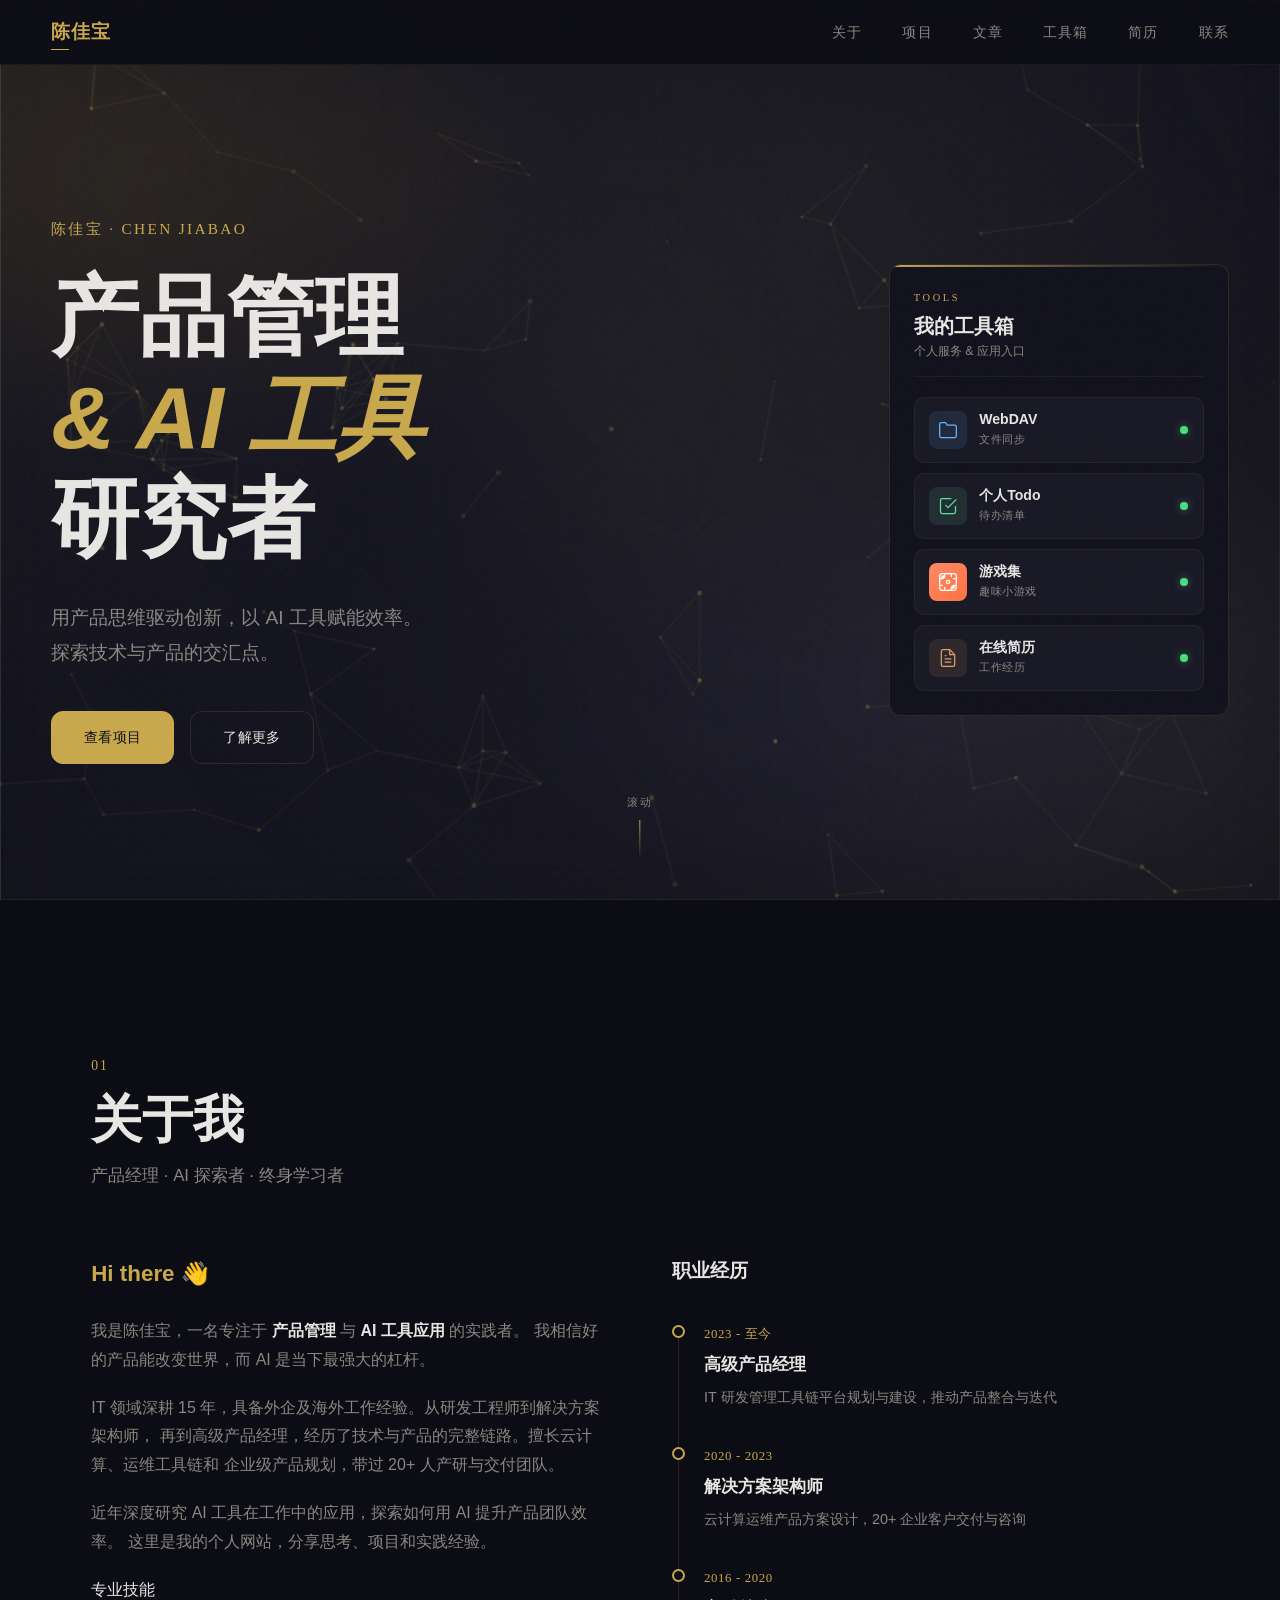
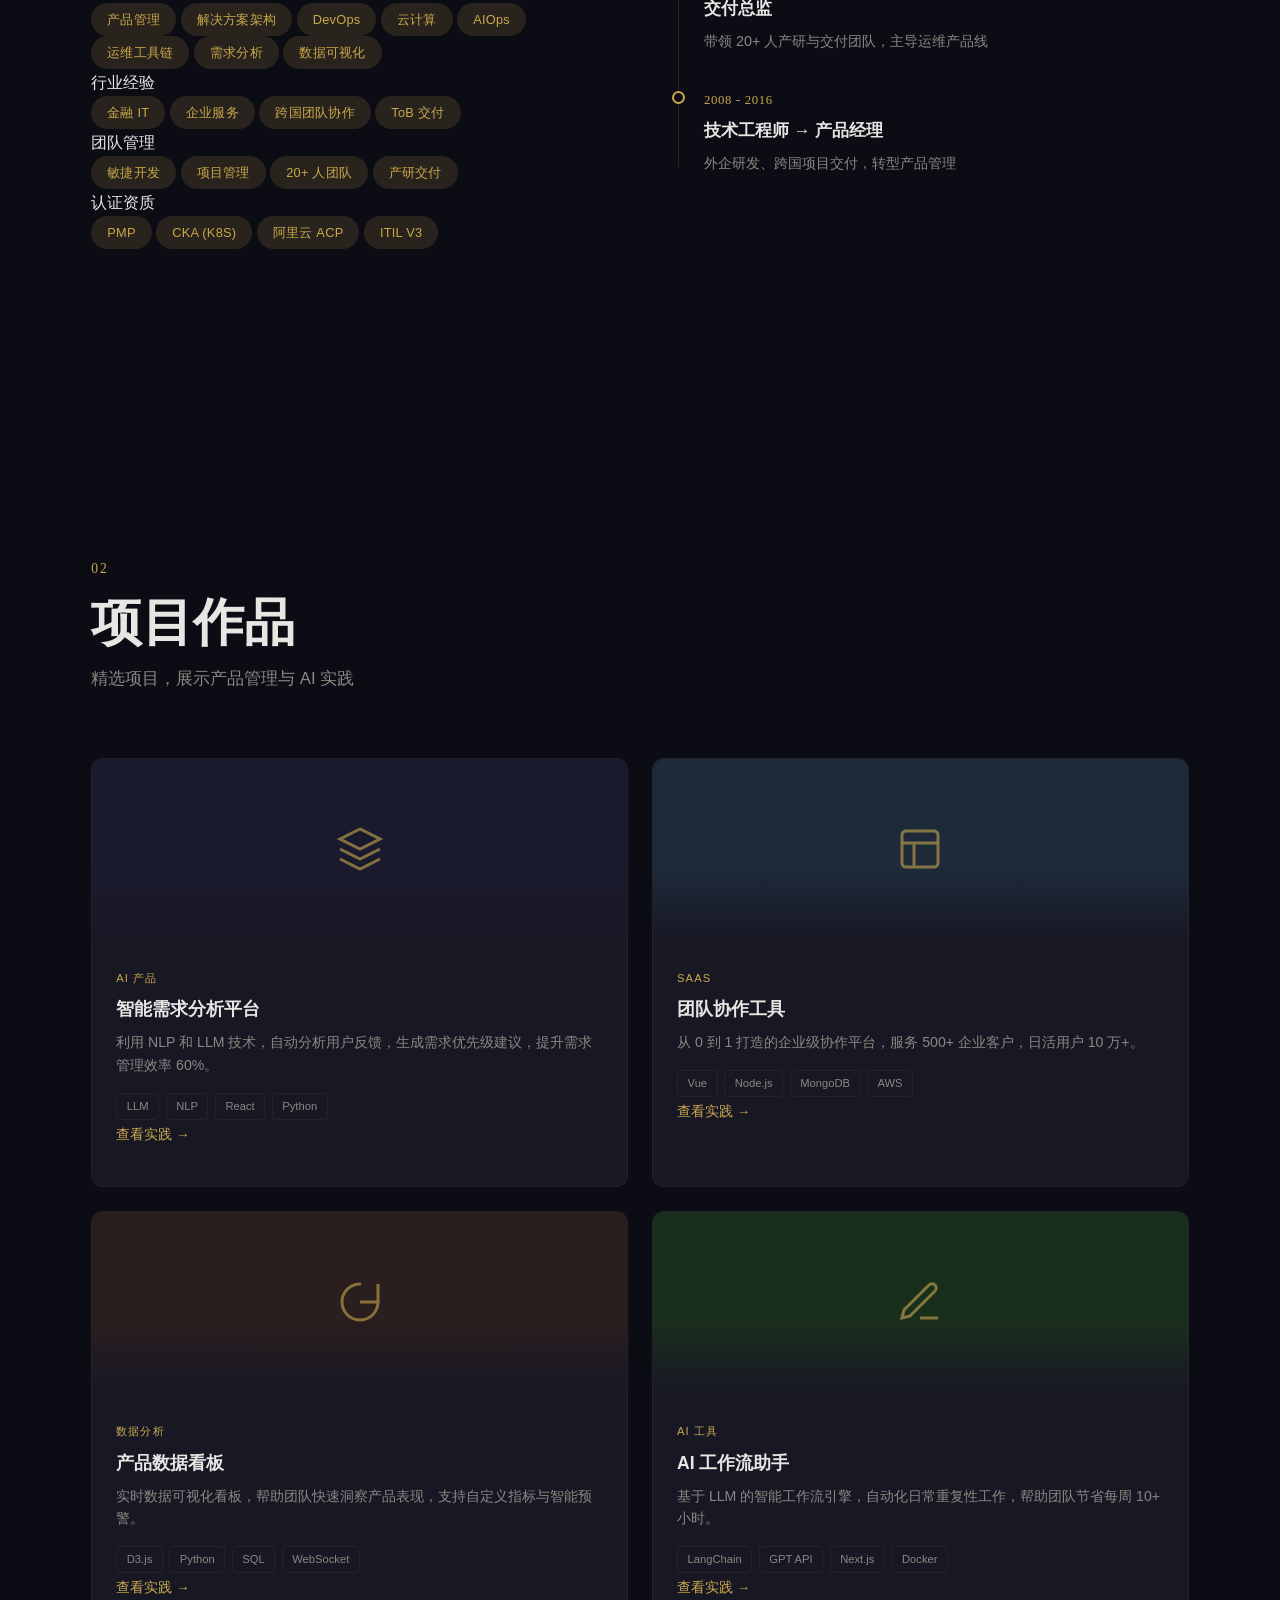
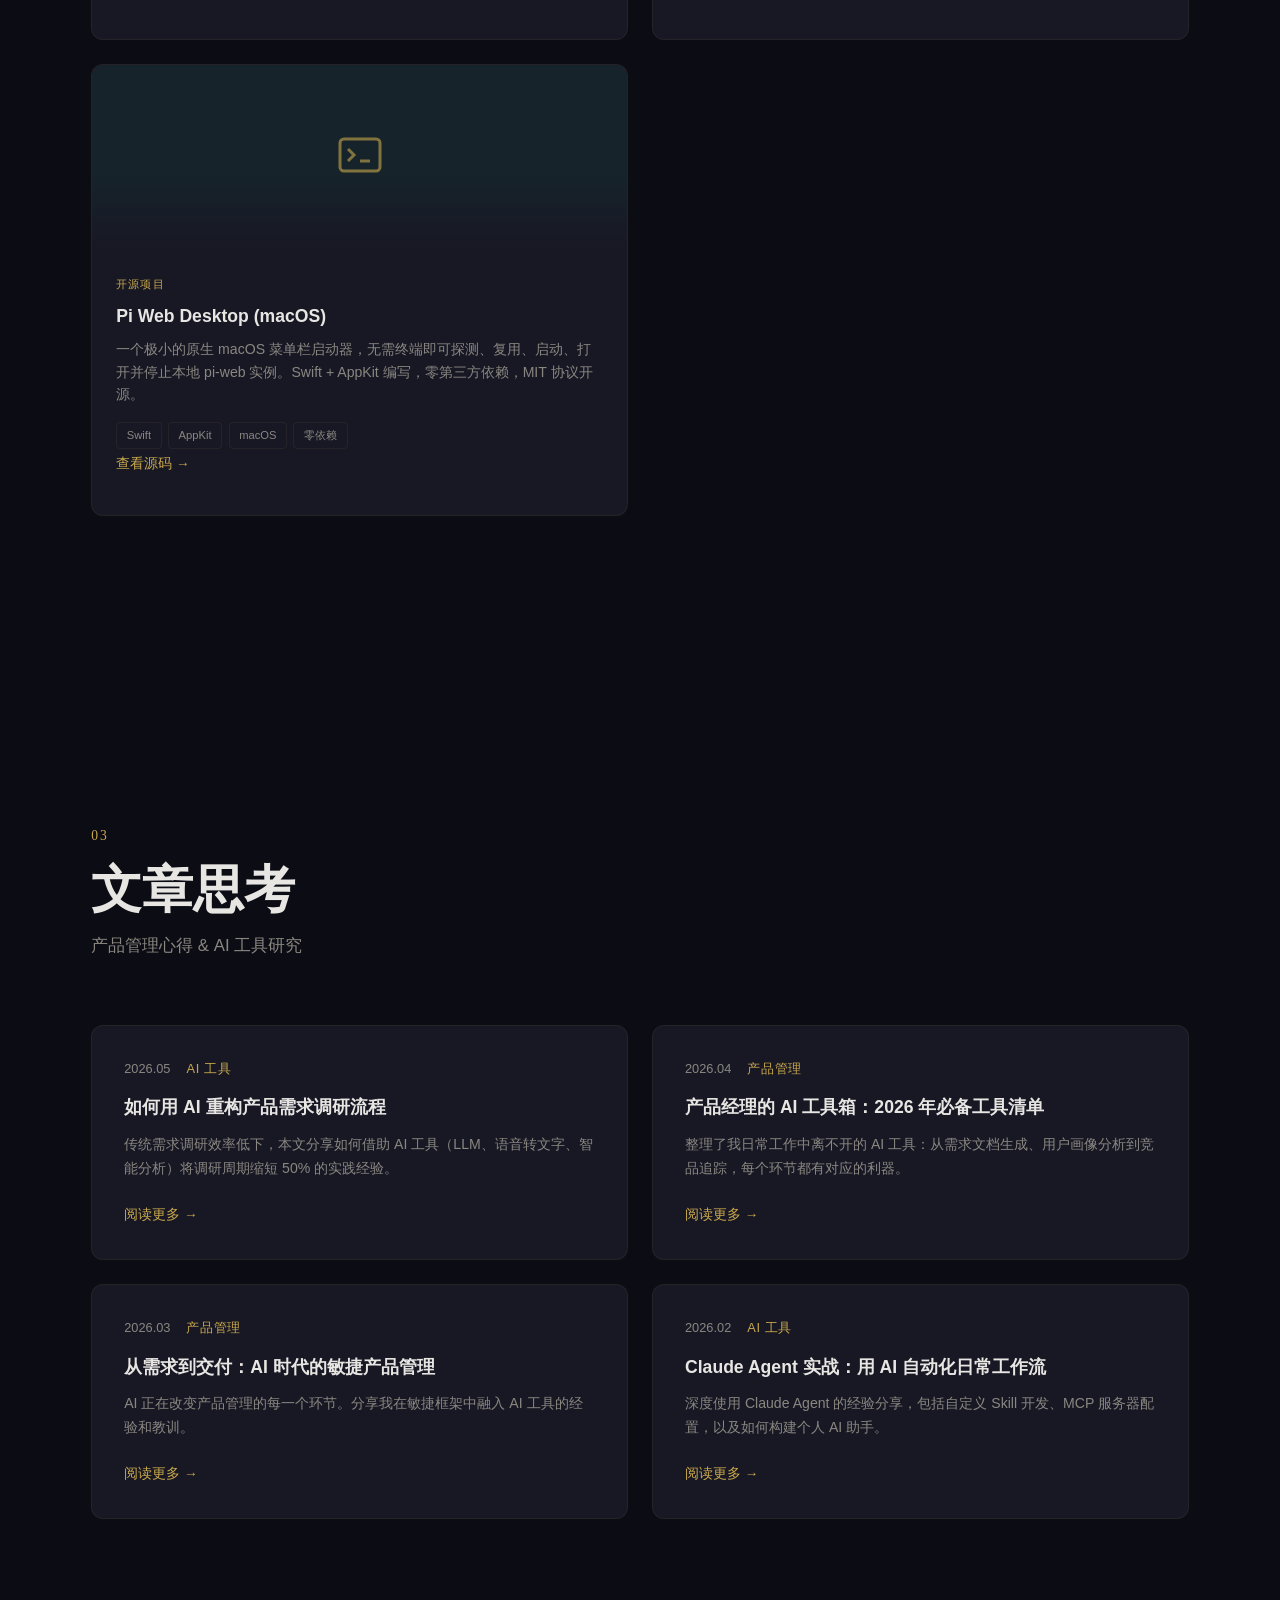
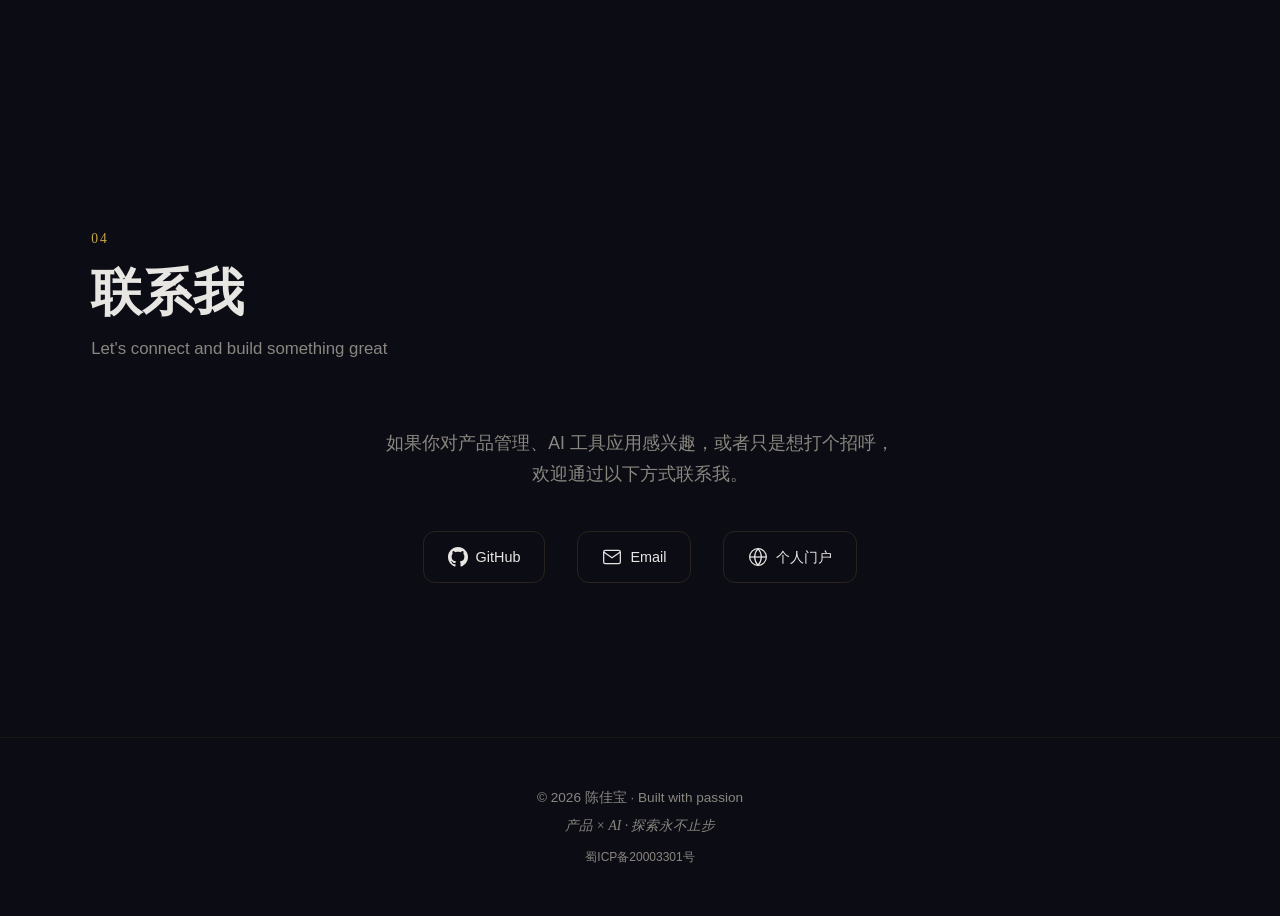
<file: index.html>
<!DOCTYPE html>
<html lang="zh-CN">
<head>
  <meta charset="UTF-8">
  <meta name="viewport" content="width=device-width, initial-scale=1.0">
  <title>陈佳宝 | Chanson</title>
  <meta name="description" content="陈佳宝 - 产品质量 | AI 工具研究者。分享产品管理实践与 AI 工具应用。">
  <meta property="og:title" content="陈佳宝 | Chanson">
  <meta property="og:description" content="产品经理 | AI 工具研究者。分享产品管理实践与 AI 工具应用。">
  <meta property="og:type" content="website">
  <meta property="og:url" content="https://lingxiao916.github.io/">
  <link rel="icon" href="assets/images/chanson.png" type="image/svg+xml">

  <link rel="stylesheet" href="assets/css/style.css">
  <link rel="stylesheet" href="assets/css/tokens.css">
  <noscript>
    <!-- 无 JS 兼底：滚动入场元素直显，内容完整可读（契约 §2.2 渐进增强） -->
    <style>.fade-up { opacity: 1 !important; transform: none !important; }</style>
  </noscript>
</head>
<body>

  <a href="#hero" class="skip-link">跳到主内容</a>

  <!-- ========== NAVIGATION ========== -->
  <nav class="nav" id="nav">
    <div class="nav__inner">
      <a href="#hero" class="nav__logo">陈佳宝</a>
      <ul class="nav__links">
        <li><a href="#about" class="nav__link">关于</a></li>
        <li><a href="#projects" class="nav__link">项目</a></li>
        <li><a href="#articles" class="nav__link">文章</a></li>
        <li><a href="#toolbox" class="nav__link">工具箱</a></li>
        <li><a href="resume.html" class="nav__link">简历</a></li>
<!--        <li><a href="games.html" class="nav__link">🎮 游戏集</a></li>-->
        <li><a href="#contact" class="nav__link">联系</a></li>
      </ul>
      <button class="nav__toggle" aria-label="切换菜单">
        <span></span><span></span><span></span>
      </button>
    </div>
  </nav>

  <!-- ========== HERO ========== -->
  <section class="hero" id="hero">
    <div class="hero__bg"></div>
    <div class="hero__glass" aria-hidden="true"></div>
    <canvas class="hero__canvas" id="heroCanvas" aria-hidden="true"></canvas>
    <div class="hero__content">
      <div class="hero__main">
        <p class="hero__label reveal">陈佳宝 · CHEN JIABAO</p>
        <h1 class="hero__title reveal">
          <span class="hero__title-line">产品管理</span>
          <span class="hero__title-line hero__title-line--accent">&amp; AI 工具</span>
          <span class="hero__title-line">研究者</span>
        </h1>
        <p class="hero__sub reveal">
          用产品思维驱动创新，以 AI 工具赋能效率。<br>
          探索技术与产品的交汇点。
        </p>
        <div class="hero__actions reveal">
          <a href="#projects" class="btn btn--primary">查看项目</a>
          <a href="#about" class="btn btn--outline">了解更多</a>
        </div>
      </div>

      <div class="hero__toolbox" id="toolbox">
        <div class="toolbox-panel">
          <div class="toolbox-panel__header">
            <span class="toolbox-panel__label">TOOLS</span>
            <h3 class="toolbox-panel__title">我的工具箱</h3>
            <p class="toolbox-panel__desc">个人服务 &amp; 应用入口</p>
          </div>
          <div class="toolbox-panel__grid">
            <a href="/webdav" target="_blank" rel="noopener" class="tool-card">
              <div class="tool-card__icon tool-card__icon--webdav">
                <svg viewBox="0 0 24 24" fill="none" stroke="currentColor" stroke-width="1.5">
                  <path d="M22 19a2 2 0 01-2 2H4a2 2 0 01-2-2V5a2 2 0 012-2h5l2 3h9a2 2 0 012 2z"/>
                </svg>
              </div>
              <div class="tool-card__info">
                <span class="tool-card__name">WebDAV</span>
                <span class="tool-card__tag">文件同步</span>
              </div>
              <div class="tool-card__status tool-card__status--online"></div>
            </a>

            <a href="https://todo.bestxiao.asia" target="_blank" rel="noopener" class="tool-card">
              <div class="tool-card__icon tool-card__icon--todo">
                <svg viewBox="0 0 24 24" fill="none" stroke="currentColor" stroke-width="1.5">
                  <path d="M9 11l3 3L22 4"/><path d="M21 12v7a2 2 0 01-2 2H5a2 2 0 01-2-2V5a2 2 0 012-2h11"/>
                </svg>
              </div>
              <div class="tool-card__info">
                <span class="tool-card__name">个人Todo</span>
                <span class="tool-card__tag">待办清单</span>
              </div>
              <div class="tool-card__status tool-card__status--online"></div>
            </a>

            <a href="games.html" target="_blank" rel="noopener" class="tool-card">
              <div class="tool-card__icon tool-card__icon--maze" style="background:linear-gradient(135deg,#FF8A65,#FF7043);color:#fff;">
                <svg viewBox="0 0 24 24" fill="none" stroke="currentColor" stroke-width="1.5">
                  <rect x="2" y="2" width="20" height="20" rx="3"/><path d="M8 2v4M16 2v4M2 8h4M2 16h4M18 8h4M18 16h4M8 22v-4M16 22v-4"/><circle cx="12" cy="12" r="2"/><circle cx="6" cy="6" r="1.5" fill="currentColor"/><circle cx="18" cy="18" r="1.5" fill="currentColor"/>
                </svg>
              </div>
              <div class="tool-card__info">
                <span class="tool-card__name">游戏集</span>
                <span class="tool-card__tag">趣味小游戏</span>
              </div>
              <div class="tool-card__status tool-card__status--online"></div>
            </a>

            <a href="resume.html" rel="noopener" class="tool-card">
              <div class="tool-card__icon tool-card__icon--notes">
                <svg viewBox="0 0 24 24" fill="none" stroke="currentColor" stroke-width="1.5">
                  <path d="M14 2H6a2 2 0 00-2 2v16a2 2 0 002 2h12a2 2 0 002-2V8z"/><polyline points="14 2 14 8 20 8"/><line x1="16" y1="13" x2="8" y2="13"/><line x1="16" y1="17" x2="8" y2="17"/><polyline points="10 9 9 9 8 9"/>
                </svg>
              </div>
              <div class="tool-card__info">
                <span class="tool-card__name">在线简历</span>
                <span class="tool-card__tag">工作经历</span>
              </div>
              <div class="tool-card__status tool-card__status--online"></div>
            </a>
          </div>
        </div>
      </div>

    </div>
    <div class="hero__scroll" aria-hidden="true">
      <span>滚动</span>
      <div class="hero__scroll-line"></div>
    </div>
  </section>

  <!-- ========== ABOUT ========== -->
  <section class="section about" id="about">
    <div class="section__header">
      <span class="section__number">01</span>
      <h2 class="section__title">关于我</h2>
      <p class="section__desc">产品经理 · AI 探索者 · 终身学习者</p>
    </div>

    <div class="about__grid">
      <div class="about__bio fade-up">
        <h3 class="about__bio-title">Hi there 👋</h3>
        <p>
          我是陈佳宝，一名专注于 <strong>产品管理</strong> 与 <strong>AI 工具应用</strong> 的实践者。
          我相信好的产品能改变世界，而 AI 是当下最强大的杠杆。
        </p>
        <p>
          IT 领域深耕 15 年，具备外企及海外工作经验。从研发工程师到解决方案架构师，
          再到高级产品经理，经历了技术与产品的完整链路。擅长云计算、运维工具链和
          企业级产品规划，带过 20+ 人产研与交付团队。
        </p>
        <p>
          近年深度研究 AI 工具在工作中的应用，探索如何用 AI 提升产品团队效率。
          这里是我的个人网站，分享思考、项目和实践经验。
        </p>
        <div class="about__tag-groups">
          <div class="tag-group">
            <span class="tag-group__label">专业技能</span>
            <div class="tag-group__items">
              <span class="tag">产品管理</span>
              <span class="tag">解决方案架构</span>
              <span class="tag">DevOps</span>
              <span class="tag">云计算</span>
              <span class="tag">AIOps</span>
              <span class="tag">运维工具链</span>
              <span class="tag">需求分析</span>
              <span class="tag">数据可视化</span>
            </div>
          </div>
          <div class="tag-group">
            <span class="tag-group__label">行业经验</span>
            <div class="tag-group__items">
              <span class="tag">金融 IT</span>
              <span class="tag">企业服务</span>
              <span class="tag">跨国团队协作</span>
              <span class="tag">ToB 交付</span>
            </div>
          </div>
          <div class="tag-group">
            <span class="tag-group__label">团队管理</span>
            <div class="tag-group__items">
              <span class="tag">敏捷开发</span>
              <span class="tag">项目管理</span>
              <span class="tag">20+ 人团队</span>
              <span class="tag">产研交付</span>
            </div>
          </div>
          <div class="tag-group">
            <span class="tag-group__label">认证资质</span>
            <div class="tag-group__items">
              <span class="tag tag--cert">PMP</span>
              <span class="tag tag--cert">CKA (K8S)</span>
              <span class="tag tag--cert">阿里云 ACP</span>
              <span class="tag tag--cert">ITIL V3</span>
            </div>
          </div>
        </div>
      </div>

      <div class="about__timeline fade-up">
        <h3 class="about__timeline-title">职业经历</h3>
        <div class="timeline">
          <div class="timeline__item">
            <div class="timeline__dot"></div>
            <div class="timeline__content">
              <span class="timeline__year">2023 - 至今</span>
              <h4>高级产品经理</h4>
              <p>IT 研发管理工具链平台规划与建设，推动产品整合与迭代</p>
            </div>
          </div>
          <div class="timeline__item">
            <div class="timeline__dot"></div>
            <div class="timeline__content">
              <span class="timeline__year">2020 - 2023</span>
              <h4>解决方案架构师</h4>
              <p>云计算运维产品方案设计，20+ 企业客户交付与咨询</p>
            </div>
          </div>
          <div class="timeline__item">
            <div class="timeline__dot"></div>
            <div class="timeline__content">
              <span class="timeline__year">2016 - 2020</span>
              <h4>交付总监</h4>
              <p>带领 20+ 人产研与交付团队，主导运维产品线</p>
            </div>
          </div>
          <div class="timeline__item">
            <div class="timeline__dot"></div>
            <div class="timeline__content">
              <span class="timeline__year">2008 - 2016</span>
              <h4>技术工程师 → 产品经理</h4>
              <p>外企研发、跨国项目交付，转型产品管理</p>
            </div>
          </div>
        </div>
      </div>
    </div>
  </section>

  <!-- ========== PROJECTS ========== -->
  <section class="section projects" id="projects">
    <div class="section__header">
      <span class="section__number">02</span>
      <h2 class="section__title">项目作品</h2>
      <p class="section__desc">精选项目，展示产品管理与 AI 实践</p>
    </div>

    <div class="projects__grid">
      <article class="project-card fade-up" style="--card-bg: #1a1a2e;">
        <div class="project-card__image">
          <div class="project-card__icon">
            <svg viewBox="0 0 24 24" fill="none" stroke="currentColor" stroke-width="1.5">
              <path d="M12 2L2 7l10 5 10-5-10-5z"/><path d="M2 17l10 5 10-5"/><path d="M2 12l10 5 10-5"/>
            </svg>
          </div>
        </div>
        <div class="project-card__body">
          <span class="project-card__tag">AI 产品</span>
          <h3 class="project-card__title">智能需求分析平台</h3>
          <p class="project-card__desc">利用 NLP 和 LLM 技术，自动分析用户反馈，生成需求优先级建议，提升需求管理效率 60%。</p>
          <div class="project-card__tech">
            <span>LLM</span><span>NLP</span><span>React</span><span>Python</span>
          </div>
          <a class="project-card__link" href="articles/ai-requirement-research.html">查看实践 →</a>
        </div>
      </article>

      <article class="project-card fade-up" style="--card-bg: #1e2a3a;">
        <div class="project-card__image">
          <div class="project-card__icon">
            <svg viewBox="0 0 24 24" fill="none" stroke="currentColor" stroke-width="1.5">
              <rect x="3" y="3" width="18" height="18" rx="2"/><path d="M3 9h18"/><path d="M9 21V9"/>
            </svg>
          </div>
        </div>
        <div class="project-card__body">
          <span class="project-card__tag">SaaS</span>
          <h3 class="project-card__title">团队协作工具</h3>
          <p class="project-card__desc">从 0 到 1 打造的企业级协作平台，服务 500+ 企业客户，日活用户 10 万+。</p>
          <div class="project-card__tech">
            <span>Vue</span><span>Node.js</span><span>MongoDB</span><span>AWS</span>
          </div>
          <a class="project-card__link" href="articles/agile-ai-product.html">查看实践 →</a>
        </div>
      </article>

      <article class="project-card fade-up" style="--card-bg: #2a1e1e;">
        <div class="project-card__image">
          <div class="project-card__icon">
            <svg viewBox="0 0 24 24" fill="none" stroke="currentColor" stroke-width="1.5">
              <path d="M21 12a9 9 0 11-9-9" stroke-linecap="round"/><path d="M21 3v9h-9"/>
            </svg>
          </div>
        </div>
        <div class="project-card__body">
          <span class="project-card__tag">数据分析</span>
          <h3 class="project-card__title">产品数据看板</h3>
          <p class="project-card__desc">实时数据可视化看板，帮助团队快速洞察产品表现，支持自定义指标与智能预警。</p>
          <div class="project-card__tech">
            <span>D3.js</span><span>Python</span><span>SQL</span><span>WebSocket</span>
          </div>
          <a class="project-card__link" href="articles/ai-toolbox-2026.html">查看实践 →</a>
        </div>
      </article>

      <article class="project-card fade-up" style="--card-bg: #1a2e1e;">
        <div class="project-card__image">
          <div class="project-card__icon">
            <svg viewBox="0 0 24 24" fill="none" stroke="currentColor" stroke-width="1.5">
              <path d="M12 20h9"/><path d="M16.5 3.5a2.121 2.121 0 013 3L7 19l-4 1 1-4L16.5 3.5z"/>
            </svg>
          </div>
        </div>
        <div class="project-card__body">
          <span class="project-card__tag">AI 工具</span>
          <h3 class="project-card__title">AI 工作流助手</h3>
          <p class="project-card__desc">基于 LLM 的智能工作流引擎，自动化日常重复性工作，帮助团队节省每周 10+ 小时。</p>
          <div class="project-card__tech">
            <span>LangChain</span><span>GPT API</span><span>Next.js</span><span>Docker</span>
          </div>
          <a class="project-card__link" href="articles/claude-agent-workflow.html">查看实践 →</a>
        </div>
      </article>

      <article class="project-card fade-up" style="--card-bg: #16232b;">
        <div class="project-card__image">
          <div class="project-card__icon">
            <svg viewBox="0 0 24 24" fill="none" stroke="currentColor" stroke-width="1.5">
              <rect x="2" y="4" width="20" height="16" rx="2"/><path d="M6 9l3 3-3 3"/><path d="M12 15h5"/>
            </svg>
          </div>
        </div>
        <div class="project-card__body">
          <span class="project-card__tag">开源项目</span>
          <h3 class="project-card__title">Pi Web Desktop (macOS)</h3>
          <p class="project-card__desc">一个极小的原生 macOS 菜单栏启动器，无需终端即可探测、复用、启动、打开并停止本地 pi-web 实例。Swift + AppKit 编写，零第三方依赖，MIT 协议开源。</p>
          <div class="project-card__tech">
            <span>Swift</span><span>AppKit</span><span>macOS</span><span>零依赖</span>
          </div>
          <a class="project-card__link" href="https://github.com/bestxia0/pi-web-desktop-macos" target="_blank" rel="noopener">查看源码 →</a>
        </div>
      </article>

    </div>
  </section>

  <!-- ========== ARTICLES ========== -->
  <section class="section articles" id="articles">
    <div class="section__header">
      <span class="section__number">03</span>
      <h2 class="section__title">文章思考</h2>
      <p class="section__desc">产品管理心得 &amp; AI 工具研究</p>
    </div>

    <div class="articles__grid">
      <article class="article-card fade-up">
        <div class="article-card__meta">
          <span class="article-card__date">2026.05</span>
          <span class="article-card__category">AI 工具</span>
        </div>
        <h3 class="article-card__title">如何用 AI 重构产品需求调研流程</h3>
        <p class="article-card__excerpt">
          传统需求调研效率低下，本文分享如何借助 AI 工具（LLM、语音转文字、智能分析）将调研周期缩短 50% 的实践经验。
        </p>
        <a href="articles/ai-requirement-research.html" class="article-card__link">阅读更多 →</a>
      </article>

      <article class="article-card fade-up">
        <div class="article-card__meta">
          <span class="article-card__date">2026.04</span>
          <span class="article-card__category">产品管理</span>
        </div>
        <h3 class="article-card__title">产品经理的 AI 工具箱：2026 年必备工具清单</h3>
        <p class="article-card__excerpt">
          整理了我日常工作中离不开的 AI 工具：从需求文档生成、用户画像分析到竞品追踪，每个环节都有对应的利器。
        </p>
        <a href="articles/ai-toolbox-2026.html" class="article-card__link">阅读更多 →</a>
      </article>

      <article class="article-card fade-up">
        <div class="article-card__meta">
          <span class="article-card__date">2026.03</span>
          <span class="article-card__category">产品管理</span>
        </div>
        <h3 class="article-card__title">从需求到交付：AI 时代的敏捷产品管理</h3>
        <p class="article-card__excerpt">
          AI 正在改变产品管理的每一个环节。分享我在敏捷框架中融入 AI 工具的经验和教训。
        </p>
        <a href="articles/agile-ai-product.html" class="article-card__link">阅读更多 →</a>
      </article>

      <article class="article-card fade-up">
        <div class="article-card__meta">
          <span class="article-card__date">2026.02</span>
          <span class="article-card__category">AI 工具</span>
        </div>
        <h3 class="article-card__title">Claude Agent 实战：用 AI 自动化日常工作流</h3>
        <p class="article-card__excerpt">
          深度使用 Claude Agent 的经验分享，包括自定义 Skill 开发、MCP 服务器配置，以及如何构建个人 AI 助手。
        </p>
        <a href="articles/claude-agent-workflow.html" class="article-card__link">阅读更多 →</a>
      </article>
    </div>
  </section>

  <!-- ========== CONTACT ========== -->
  <section class="section contact" id="contact">
    <div class="section__header">
      <span class="section__number">04</span>
      <h2 class="section__title">联系我</h2>
      <p class="section__desc">Let's connect and build something great</p>
    </div>

    <div class="contact__content fade-up">
      <p class="contact__text">
        如果你对产品管理、AI 工具应用感兴趣，或者只是想打个招呼，<br>
        欢迎通过以下方式联系我。
      </p>
      <div class="contact__links">
        <a href="https://github.com/hollowwwww" target="_blank" rel="noopener" class="contact__link">
          <svg viewBox="0 0 24 24" fill="currentColor"><path d="M12 0c-6.626 0-12 5.373-12 12 0 5.302 3.438 9.8 8.207 11.387.599.111.793-.261.793-.577v-2.234c-3.338.726-4.033-1.416-4.033-1.416-.546-1.387-1.333-1.756-1.333-1.756-1.089-.745.083-.729.083-.729 1.205.084 1.839 1.237 1.839 1.237 1.07 1.834 2.807 1.304 3.492.997.107-.775.418-1.305.762-1.604-2.665-.305-5.467-1.334-5.467-5.931 0-1.311.469-2.381 1.236-3.221-.124-.303-.535-1.524.117-3.176 0 0 1.008-.322 3.301 1.23.957-.266 1.983-.399 3.003-.404 1.02.005 2.047.138 3.006.404 2.291-1.552 3.297-1.23 3.297-1.23.653 1.653.242 2.874.118 3.176.77.84 1.235 1.911 1.235 3.221 0 4.609-2.807 5.624-5.479 5.921.43.372.823 1.102.823 2.222v3.293c0 .319.192.694.801.576 4.765-1.589 8.199-6.086 8.199-11.386 0-6.627-5.373-12-12-12z"/></svg>
          GitHub
        </a>
        <a href="mailto:cjbthuglife@163.com" class="contact__link">
          <svg viewBox="0 0 24 24" fill="none" stroke="currentColor" stroke-width="1.5"><path d="M4 4h16c1.1 0 2 .9 2 2v12c0 1.1-.9 2-2 2H4c-1.1 0-2-.9-2-2V6c0-1.1.9-2 2-2z"/><polyline points="22,6 12,13 2,6"/></svg>
          Email
        </a>
        <a href="https://www.winelife.top" target="_blank" rel="noopener" class="contact__link">
          <svg viewBox="0 0 24 24" fill="none" stroke="currentColor" stroke-width="1.5"><circle cx="12" cy="12" r="10"/><line x1="2" y1="12" x2="22" y2="12"/><path d="M12 2a15.3 15.3 0 014 10 15.3 15.3 0 01-4 10 15.3 15.3 0 01-4-10 15.3 15.3 0 014-10z"/></svg>
          个人门户
        </a>
      </div>
    </div>
  </section>

  <!-- ========== FOOTER ========== -->
  <footer class="footer">
    <div class="footer__inner">
      <p>&copy; 2026 陈佳宝 · Built with passion</p>
      <p class="footer__tagline">产品 × AI · 探索永不止步</p>
      <p class="footer__beian">
        <a href="https://beian.miit.gov.cn/" target="_blank" rel="noopener">蜀ICP备20003301号</a>
      </p>
    </div>
  </footer>

  <script src="assets/js/motion/motion-core.js" defer></script>
  <script src="assets/js/motion/motion-prefs.js" defer></script>
  <script src="assets/js/hero/hero-fluid.js" defer></script>
  <script src="assets/js/hero/hero-pointer.js" defer></script>
  <script src="assets/js/main.js" defer></script>
</body>
</html>
</file>
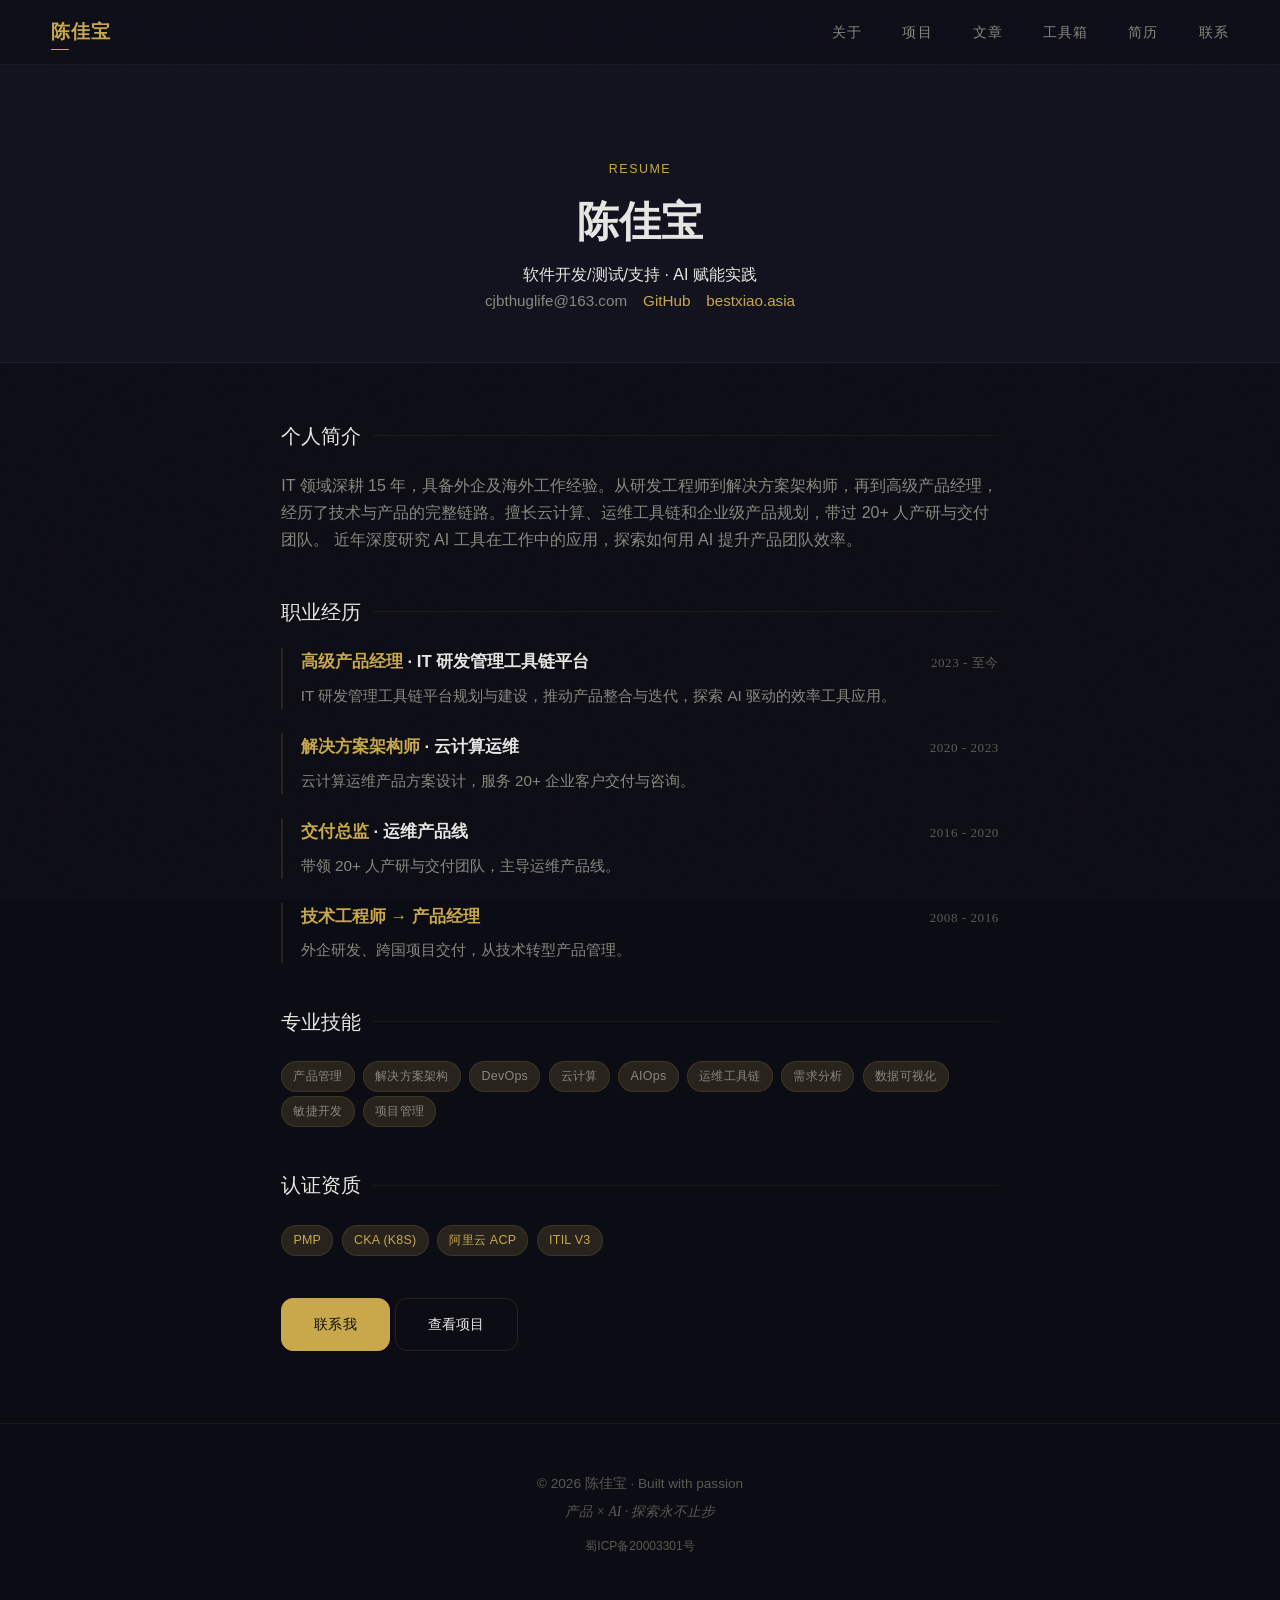
<file: resume.html>
<!DOCTYPE html>
<html lang="zh-CN">
<head>
  <meta charset="UTF-8">
  <meta name="viewport" content="width=device-width, initial-scale=1.0">
  <title>简历 | 陈佳宝</title>
  <meta name="description" content="陈佳宝 - 软件开发/测试 / AI 工具研究者。">
  <meta property="og:title" content="简历 | 陈佳宝">
  <meta property="og:type" content="website">
  <meta property="og:url" content="https://bestxiao.asia/resume.html">
  <link rel="icon" href="assets/images/chanson.png" type="image/svg+xml">
  <link rel="stylesheet" href="assets/css/style.css">
  <style>
    .page-head { position: relative; padding: clamp(5rem, 12vw, 10rem) var(--gutter) clamp(2rem, 5vw, 3rem); text-align: center; background: var(--bg-secondary); border-bottom: 1px solid var(--border); }
    .page-head__inner { max-width: 820px; margin: 0 auto; }
    .page-head__label { display: inline-block; font-size: 0.78rem; letter-spacing: 0.12em; text-transform: uppercase; color: var(--accent); margin-bottom: 1rem; }
    .page-head__title { font-family: var(--font-display); font-size: clamp(1.8rem, 4vw, 2.6rem); line-height: 1.25; margin-bottom: 0.8rem; }
    .page-head__contact { color: var(--text-secondary); font-size: 0.95rem; display: flex; flex-wrap: wrap; gap: 1rem; justify-content: center; }
    .page-head__contact a { color: var(--accent); text-decoration: none; }
    .page-head__contact a:hover { text-decoration: underline; }

    .resume { max-width: 820px; margin: 0 auto; padding: clamp(2rem, 6vw, 3.5rem) var(--gutter) 4.5rem; }
    .resume__section { margin-bottom: 2.6rem; }
    .resume__section-title { display: flex; align-items: center; gap: 0.75rem; font-family: var(--font-display); font-size: 1.25rem; margin-bottom: 1.2rem; color: var(--text-primary); }
    .resume__section-title::after { content: ''; flex: 1; height: 1px; background: var(--border); }
    .resume__item { margin-bottom: 1.5rem; padding-left: 1.1rem; border-left: 2px solid var(--border-light); }
    .resume__item-head { display: flex; flex-wrap: wrap; justify-content: space-between; align-items: baseline; gap: 0.5rem; }
    .resume__item-head h4 { font-size: 1.05rem; color: var(--text-primary); }
    .resume__item-head .role { color: var(--accent); font-weight: 600; }
    .resume__year { flex-shrink: 0; font-size: 0.82rem; letter-spacing: 0.04em; color: var(--text-muted); font-family: var(--font-accent); }
    .resume__item p { margin-top: 0.4rem; color: var(--text-secondary); font-size: 0.95rem; }
    .tag { display: inline-block; padding: 0.25rem 0.7rem; margin: 0.2rem 0.25rem 0 0; border: 1px solid var(--border-light); border-radius: 999px; font-size: 0.78rem; color: var(--text-secondary); }
    .tag--cert { color: var(--accent); border-color: var(--accent-dim); }
    .resume__skills { margin-top: 0.4rem; }
    .cta { margin-top: 1.5rem; }
  </style>
</head>
<body>

  <nav class="nav" id="nav">
    <div class="nav__inner">
      <a href="index.html" class="nav__logo">陈佳宝</a>
      <ul class="nav__links" id="navLinks">
        <li><a href="index.html#about" class="nav__link">关于</a></li>
        <li><a href="index.html#projects" class="nav__link">项目</a></li>
        <li><a href="index.html#articles" class="nav__link">文章</a></li>
        <li><a href="index.html#toolbox" class="nav__link">工具箱</a></li>
        <li><a href="resume.html" class="nav__link nav__link--active">简历</a></li>
        <!--<li><a href="games.html" class="nav__link">🎮 游戏集</a></li>-->
        <li><a href="index.html#contact" class="nav__link">联系</a></li>
      </ul>
      <button class="nav__toggle" id="navToggle" aria-label="切换菜单">
        <span></span><span></span><span></span>
      </button>
    </div>
  </nav>

  <header class="page-head">
    <div class="page-head__inner">
      <span class="page-head__label">Resume</span>
      <h1 class="page-head__title">陈佳宝</h1>
      <p>软件开发/测试/支持 · AI 赋能实践</p>
      <div class="page-head__contact">
        <span>cjbthuglife@163.com</span>
        <a href="https://github.com/hollowwwww" target="_blank" rel="noopener">GitHub</a>
        <a href="https://bestxiao.asia" target="_blank" rel="noopener">bestxiao.asia</a>
      </div>
    </div>
  </header>

  <main class="resume">
    <section class="resume__section">
      <div class="resume__section-title">个人简介</div>
      <p style="color:var(--text-secondary)">
        IT 领域深耕 15 年，具备外企及海外工作经验。从研发工程师到解决方案架构师，再到高级产品经理，
        经历了技术与产品的完整链路。擅长云计算、运维工具链和企业级产品规划，带过 20+ 人产研与交付团队。
        近年深度研究 AI 工具在工作中的应用，探索如何用 AI 提升产品团队效率。
      </p>
    </section>

    <section class="resume__section">
      <div class="resume__section-title">职业经历</div>

      <div class="resume__item">
        <div class="resume__item-head">
          <h4><span class="role">高级产品经理</span> · IT 研发管理工具链平台</h4>
          <span class="resume__year">2023 - 至今</span>
        </div>
        <p>IT 研发管理工具链平台规划与建设，推动产品整合与迭代，探索 AI 驱动的效率工具应用。</p>
      </div>

      <div class="resume__item">
        <div class="resume__item-head">
          <h4><span class="role">解决方案架构师</span> · 云计算运维</h4>
          <span class="resume__year">2020 - 2023</span>
        </div>
        <p>云计算运维产品方案设计，服务 20+ 企业客户交付与咨询。</p>
      </div>

      <div class="resume__item">
        <div class="resume__item-head">
          <h4><span class="role">交付总监</span> · 运维产品线</h4>
          <span class="resume__year">2016 - 2020</span>
        </div>
        <p>带领 20+ 人产研与交付团队，主导运维产品线。</p>
      </div>

      <div class="resume__item">
        <div class="resume__item-head">
          <h4><span class="role">技术工程师 → 产品经理</span></h4>
          <span class="resume__year">2008 - 2016</span>
        </div>
        <p>外企研发、跨国项目交付，从技术转型产品管理。</p>
      </div>
    </section>

    <section class="resume__section">
      <div class="resume__section-title">专业技能</div>
      <div class="resume__skills">
        <span class="tag">产品管理</span>
        <span class="tag">解决方案架构</span>
        <span class="tag">DevOps</span>
        <span class="tag">云计算</span>
        <span class="tag">AIOps</span>
        <span class="tag">运维工具链</span>
        <span class="tag">需求分析</span>
        <span class="tag">数据可视化</span>
        <span class="tag">敏捷开发</span>
        <span class="tag">项目管理</span>
      </div>
    </section>

    <section class="resume__section">
      <div class="resume__section-title">认证资质</div>
      <div class="resume__skills">
        <span class="tag tag--cert">PMP</span>
        <span class="tag tag--cert">CKA (K8S)</span>
        <span class="tag tag--cert">阿里云 ACP</span>
        <span class="tag tag--cert">ITIL V3</span>
      </div>
    </section>

    <div class="cta">
      <a href="mailto:xiao@bestxiao.cn" class="btn btn--primary">联系我</a>
      <a href="index.html#projects" class="btn btn--outline">查看项目</a>
    </div>
  </main>

  <footer class="footer">
    <div class="footer__inner">
      <p>&copy; 2026 陈佳宝 · Built with passion</p>
      <p class="footer__tagline">产品 × AI · 探索永不止步</p>
      <div class="footer__beian">
        <a href="https://beian.miit.gov.cn/" target="_blank" rel="noopener">蜀ICP备20003301号</a>
      </div>
    </div>
  </footer>

  <script>
    const toggle = document.getElementById('navToggle');
    const links = document.getElementById('navLinks');
    if (toggle) {
      toggle.addEventListener('click', () => {
        links.classList.toggle('open');
        toggle.classList.toggle('active');
      });
    }
  </script>
</body>
</html>
</file>
<file: assets/css/style.css>
/* ============================================
   bestxiao.asia — 肖建军 Personal Website
   Dark Editorial × Warm Amber Accent
   ============================================ */

/* ----- CSS Reset & Variables ----- */
*, *::before, *::after { box-sizing: border-box; margin: 0; padding: 0; }

:root {
  /* Colors */
  --bg-primary: #0c0c14;
  --bg-secondary: #11111d;
  --bg-card: #181825;
  --bg-elevated: #1e1e30;
  --accent: #c9a84c;
  --accent-dim: rgba(201, 168, 76, 0.15);
  --accent-glow: rgba(201, 168, 76, 0.08);
  --text-primary: #e8e6e3;
  --text-secondary: #8a8780;
  --text-muted: #5c5952;
  --border: rgba(201, 168, 76, 0.08);
  --border-light: rgba(201, 168, 76, 0.15);

  /* Typography - 国内系统字体方案 */
  --font-display: 'PingFang SC', 'Microsoft YaHei', 'Hiragino Sans GB', 'Source Han Sans SC', sans-serif;
  --font-body: -apple-system, BlinkMacSystemFont, 'PingFang SC', 'Microsoft YaHei', 'Hiragino Sans GB', sans-serif;
  --font-accent: 'Georgia', 'Times New Roman', 'Songti SC', serif;

  /* Spacing */
  --section-py: clamp(5rem, 12vw, 10rem);
  --gutter: clamp(1.25rem, 4vw, 4rem);
  --max-width: 1200px;

  /* Misc */
  --radius: 12px;
  /* 动效统一 token（tokens.css 同名变量加载后覆盖；此为同值回退） */
  --dur-fast: 180ms;
  --dur-base: 400ms;
  --dur-slow: 800ms;
  --dur-hero: 1200ms;
  --ease-out: cubic-bezier(0.22, 1, 0.36, 1);
  --ease-in-out: cubic-bezier(0.65, 0, 0.35, 1);
  --ease-fluid: cubic-bezier(0.16, 1, 0.3, 1);
  --transition: var(--dur-base) var(--ease-out);
}

html {
  scroll-behavior: smooth;
  -webkit-font-smoothing: antialiased;
}

body {
  font-family: var(--font-body);
  background: var(--bg-primary);
  color: var(--text-primary);
  line-height: 1.7;
  overflow-x: hidden;
}

/* ----- Subtle Grain Overlay ----- */
body::after {
  content: '';
  position: fixed;
  inset: 0;
  pointer-events: none;
  z-index: 9999;
  opacity: 0.03;
  background-image: url("data:image/svg+xml,%3Csvg viewBox='0 0 256 256' xmlns='http://www.w3.org/2000/svg'%3E%3Cfilter id='n'%3E%3CfeTurbulence type='fractalNoise' baseFrequency='0.9' numOctaves='4' stitchTiles='stitch'/%3E%3C/filter%3E%3Crect width='100%25' height='100%25' filter='url(%23n)'/%3E%3C/svg%3E");
  background-repeat: repeat;
  background-size: 256px 256px;
}

/* ========== NAVIGATION ========== */
.nav {
  position: fixed;
  top: 0; left: 0; right: 0;
  z-index: 100;
  padding: 0 var(--gutter);
  backdrop-filter: blur(20px) saturate(1.2);
  -webkit-backdrop-filter: blur(20px) saturate(1.2);
  background: rgba(12, 12, 20, 0.7);
  border-bottom: 1px solid var(--border);
  transition: var(--transition);
}

.nav--scrolled {
  background: rgba(12, 12, 20, 0.92);
  box-shadow: 0 1px 30px rgba(0,0,0,0.3);
}

.nav__inner {
  max-width: var(--max-width);
  margin: 0 auto;
  display: flex;
  align-items: center;
  justify-content: space-between;
  height: 64px;
}

.nav__logo {
  font-family: var(--font-display);
  font-size: 1.2rem;
  font-weight: 700;
  color: var(--accent);
  text-decoration: none;
  letter-spacing: 0.05em;
  position: relative;
}

.nav__logo::after {
  content: '';
  position: absolute;
  bottom: -2px; left: 0;
  width: 100%; height: 1px;
  background: var(--accent);
  transform: scaleX(0.3);
  transform-origin: left;
  transition: transform var(--transition);
}

.nav__logo:hover::after {
  transform: scaleX(1);
}

.nav__links {
  display: flex;
  list-style: none;
  gap: 2.5rem;
}

.nav__link {
  color: var(--text-secondary);
  text-decoration: none;
  font-size: 0.875rem;
  font-weight: 400;
  letter-spacing: 0.08em;
  position: relative;
  transition: color var(--transition);
  text-transform: uppercase;
}

.nav__link::after {
  content: '';
  position: absolute;
  bottom: -4px; left: 0;
  width: 100%; height: 1px;
  background: var(--accent);
  transform: scaleX(0);
  transition: transform var(--transition);
}

.nav__link:hover { color: var(--text-primary); }
.nav__link:hover::after { transform: scaleX(1); }

.nav__toggle {
  display: none;
  background: none;
  border: none;
  cursor: pointer;
  padding: 4px;
}

.nav__toggle span {
  display: block;
  width: 24px; height: 1.5px;
  background: var(--text-primary);
  margin: 5px 0;
  transition: var(--transition);
}

/* ========== HERO ========== */
.hero {
  min-height: 100vh;
  min-height: 100svh; /* 移动端地址栏安全高度（契约 US-01-4） */
  display: flex;
  align-items: center;
  position: relative;
  padding: 0 var(--gutter);
  overflow: hidden;
  scroll-margin-top: 80px;
}

.hero__bg {
  position: absolute;
  inset: 0;
  z-index: 0;
  background:
    radial-gradient(ellipse 600px 400px at 10% 20%, rgba(201, 168, 76, 0.06) 0%, transparent 70%),
    radial-gradient(ellipse 500px 500px at 90% 80%, rgba(201, 168, 76, 0.04) 0%, transparent 70%),
    radial-gradient(ellipse 300px 300px at 50% 50%, rgba(201, 168, 76, 0.03) 0%, transparent 70%);
}

/* 动态渐变漂移层：仅 transform，合成器友好，时长/曲线取自 token */
.hero__bg::after {
  content: '';
  position: absolute;
  inset: -15%;
  background:
    radial-gradient(ellipse 42% 36% at 32% 28%, rgba(201, 168, 76, 0.05) 0%, transparent 70%),
    radial-gradient(ellipse 38% 32% at 68% 70%, rgba(30, 30, 48, 0.55) 0%, transparent 70%);
  animation: heroBgDrift calc(var(--dur-hero, 1200ms) * 18) var(--ease-in-out, cubic-bezier(0.65, 0, 0.35, 1)) infinite alternate;
}

@keyframes heroBgDrift {
  from { transform: translate(-1.5%, -1%) scale(1); }
  to { transform: translate(1.5%, 1.8%) scale(1.05); }
}

/* ---- 指针光晕（hero-pointer.js 维护 --pointer-x/--pointer-y，US-02-1③） ---- */
.hero {
  --pointer-x: 50%;
  --pointer-y: 40%;
}

.hero::before {
  content: '';
  position: absolute;
  inset: 0;
  z-index: 0;
  pointer-events: none;
  opacity: 0;
  background: radial-gradient(ellipse 34% 44% at var(--pointer-x) var(--pointer-y),
              var(--accent-glow) 0%, transparent 70%);
  transition: opacity var(--dur-base) var(--ease-out);
}

.hero--pointer-active::before {
  opacity: 1;
}

/* 首屏流体画布：位于静态背景之上、内容之下，不拦截交互 */
.hero__canvas {
  position: absolute;
  inset: 0;
  z-index: 0;
  display: block;
  pointer-events: none;
}

.hero__bg::before {
  content: '';
  position: absolute;
  inset: 0;
  background-image: repeating-linear-gradient(
    0deg,
    transparent,
    transparent 1px,
    rgba(201, 168, 76, 0.015) 1px,
    rgba(201, 168, 76, 0.015) 2px
  );
}

/* ---- 毛玻璃层：叠加在深色背景之上，内容之下 ---- */
.hero__glass {
  position: absolute;
  inset: 0;
  z-index: 0;
  pointer-events: none;

  /* 基础背景 - 极淡的半透明 */
  background: rgba(255, 255, 255, 0.025);

  /* 毛玻璃核心 */
  backdrop-filter: blur(20px) saturate(1.5);
  -webkit-backdrop-filter: blur(20px) saturate(1.5);

  /* 边框高光 - 模拟光照来自左上角 */
  border: 1px solid rgba(255, 255, 255, 0.06);
  border-top: 1px solid rgba(255, 255, 255, 0.12);
  border-left: 1px solid rgba(255, 255, 255, 0.12);

  /* 阴影 */
  box-shadow:
    inset 0 1px 0 rgba(255, 255, 255, 0.08);

  /* 呼吸动效 */
  animation: glassPulse 8s ease-in-out infinite alternate;
}

@keyframes glassPulse {
  0% {
    background: rgba(255, 255, 255, 0.025);
    border-color: rgba(255, 255, 255, 0.06);
  }
  100% {
    background: rgba(255, 255, 255, 0.045);
    border-color: rgba(255, 255, 255, 0.1);
  }
}

.hero__content {
  position: relative;
  z-index: 1;
  max-width: var(--max-width);
  margin: 0 auto;
  width: 100%;
  padding-top: 80px;
  display: flex;
  align-items: center;
  gap: 4rem;
}

.hero__main {
  flex: 1;
  min-width: 0;
}

.hero__featured {
  flex-shrink: 0;
  width: 320px;
  opacity: 0;
  animation: fadeUp var(--dur-slow) var(--ease-fluid) calc(var(--dur-slow) * 0.875) forwards;
}

/* Toolbox Panel */
.hero__toolbox {
  flex-shrink: 0;
  width: 340px;
  opacity: 0;
  animation: fadeUp calc(var(--dur-slow, 800ms)) var(--ease-fluid, cubic-bezier(0.16, 1, 0.3, 1)) calc(var(--dur-slow, 800ms) * 0.95) forwards;
}

.toolbox-panel {
  background: var(--bg-secondary);
  border: 1px solid var(--border-light);
  border-radius: var(--radius);
  padding: 1.5rem;
  position: relative;
  overflow: hidden;
}

.toolbox-panel::before {
  content: '';
  position: absolute;
  top: 0; left: 0; right: 0;
  height: 2px;
  background: linear-gradient(90deg, var(--accent) 0%, rgba(201,168,76,0.3) 60%, transparent 100%);
}

.toolbox-panel::after {
  content: '';
  position: absolute;
  inset: 0;
  pointer-events: none;
  opacity: 0.025;
  background-image:
    repeating-linear-gradient(90deg, transparent, transparent 39px, rgba(201,168,76,0.4) 39px, rgba(201,168,76,0.4) 40px),
    repeating-linear-gradient(0deg, transparent, transparent 39px, rgba(201,168,76,0.4) 39px, rgba(201,168,76,0.4) 40px);
}

.toolbox-panel__header {
  position: relative;
  margin-bottom: 1.25rem;
  padding-bottom: 1rem;
  border-bottom: 1px solid var(--border);
}

.toolbox-panel__label {
  font-family: var(--font-accent);
  font-size: 0.65rem;
  color: var(--accent);
  letter-spacing: 0.25em;
  text-transform: uppercase;
  display: block;
  margin-bottom: 0.4rem;
}

.toolbox-panel__title {
  font-family: var(--font-display);
  font-size: 1.25rem;
  font-weight: 700;
  margin-bottom: 0.2rem;
  line-height: 1.3;
}

.toolbox-panel__desc {
  font-size: 0.78rem;
  color: var(--text-muted);
  line-height: 1.4;
}

.toolbox-panel__grid {
  display: grid;
  grid-template-columns: 1fr;
  gap: 0.65rem;
  position: relative;
  z-index: 1;
}

/* Tool Card */
.tool-card {
  display: flex;
  align-items: center;
  gap: 0.75rem;
  padding: 0.8rem 0.9rem;
  background: var(--bg-card);
  border: 1px solid var(--border);
  border-radius: 10px;
  text-decoration: none;
  color: inherit;
  transition: background-color var(--transition), color var(--transition), border-color var(--transition), box-shadow var(--transition), transform var(--transition), opacity var(--transition);
  position: relative;
  overflow: hidden;
}

.tool-card::before {
  content: '';
  position: absolute;
  left: 0; top: 0; bottom: 0;
  width: 3px;
  background: var(--accent);
  opacity: 0;
  transition: opacity var(--transition);
}

.tool-card:hover::before {
  opacity: 1;
}

.tool-card:hover {
  border-color: var(--border-light);
  background: var(--bg-elevated);
  transform: translateX(4px);
  box-shadow: 0 4px 20px rgba(0,0,0,0.25);
}

.tool-card--placeholder {
  opacity: 0.45;
  cursor: default;
  pointer-events: none;
}

.tool-card--placeholder:hover {
  transform: none;
  border-color: var(--border);
  background: var(--bg-card);
  box-shadow: none;
}

.tool-card--placeholder::before {
  display: none;
}

/* Tool Card Icon */
.tool-card__icon {
  flex-shrink: 0;
  width: 38px;
  height: 38px;
  border-radius: 8px;
  display: flex;
  align-items: center;
  justify-content: center;
  transition: background-color var(--transition), color var(--transition), border-color var(--transition), box-shadow var(--transition), transform var(--transition), opacity var(--transition);
}

.tool-card__icon svg {
  width: 20px;
  height: 20px;
}

.tool-card__icon--webdav {
  background: rgba(100, 180, 255, 0.1);
  color: #64b4ff;
}

.tool-card__icon--todo {
  background: rgba(100, 220, 160, 0.1);
  color: #64dca0;
}

.tool-card__icon--notes {
  background: rgba(220, 160, 100, 0.1);
  color: #dca064;
}

.tool-card__icon--dashboard {
  background: rgba(180, 130, 220, 0.1);
  color: #b482dc;
}

.tool-card:hover .tool-card__icon {
  transform: scale(1.08);
}

/* Tool Card Info */
.tool-card__info {
  flex: 1;
  min-width: 0;
  display: flex;
  flex-direction: column;
  gap: 0.1rem;
}

.tool-card__name {
  font-family: var(--font-display);
  font-size: 0.88rem;
  font-weight: 600;
  color: var(--text-primary);
  line-height: 1.2;
}

.tool-card__tag {
  font-size: 0.7rem;
  color: var(--text-muted);
  letter-spacing: 0.04em;
}

/* Tool Card Status */
.tool-card__status {
  flex-shrink: 0;
  width: 8px;
  height: 8px;
  border-radius: 50%;
}

.tool-card__status--online {
  background: #4ade80;
  box-shadow: 0 0 8px rgba(74, 222, 128, 0.5);
  animation: statusPulse calc(var(--dur-slow) * 3.125) var(--ease-in-out) infinite;
}

.tool-card__status--offline {
  background: #555;
}

.tool-card__status--coming {
  background: var(--accent);
  opacity: 0.5;
  animation: statusPulse calc(var(--dur-slow) * 3.75) var(--ease-in-out) infinite;
}

/* Tool card entrance animation（时长/曲线取自 token） */
.tool-card {
  opacity: 0;
  transform: translateX(20px);
  animation: toolSlideIn calc(var(--dur-slow) * 0.625) var(--ease-out) forwards;
}

.toolbox-panel__grid .tool-card:nth-child(1) { animation-delay: calc(var(--dur-slow, 800ms) * 1.125); }
.toolbox-panel__grid .tool-card:nth-child(2) { animation-delay: calc(var(--dur-slow, 800ms) * 1.3); }
.toolbox-panel__grid .tool-card:nth-child(3) { animation-delay: calc(var(--dur-slow, 800ms) * 1.5); }
.toolbox-panel__grid .tool-card:nth-child(4) { animation-delay: calc(var(--dur-slow, 800ms) * 1.7); }

@keyframes toolSlideIn {
  to { opacity: 1; transform: translateX(0); }
}

.hero__label {
  font-family: var(--font-accent);
  font-size: clamp(0.8rem, 1.2vw, 1rem);
  color: var(--accent);
  letter-spacing: 0.15em;
  text-transform: uppercase;
  margin-bottom: 1.5rem;
  opacity: 0;
  animation: fadeUp calc(var(--dur-slow, 800ms)) var(--ease-fluid, cubic-bezier(0.16, 1, 0.3, 1)) forwards;
}

.hero__title {
  font-family: var(--font-display);
  font-weight: 700;
  line-height: 1.15;
  margin-bottom: 2rem;
}

.hero__title-line {
  display: block;
  font-size: clamp(2.5rem, 8vw, 5.5rem);
  opacity: 0;
  animation: fadeUp calc(var(--dur-slow, 800ms)) var(--ease-fluid, cubic-bezier(0.16, 1, 0.3, 1)) forwards;
}

.hero__title-line:nth-child(1) { animation-delay: calc(var(--dur-slow, 800ms) * 0.125); }
.hero__title-line:nth-child(2) { animation-delay: calc(var(--dur-slow, 800ms) * 0.3); }
.hero__title-line:nth-child(3) { animation-delay: calc(var(--dur-slow, 800ms) * 0.5); }

.hero__title-line--accent {
  color: var(--accent);
  font-style: italic;
}

.hero__sub {
  font-size: clamp(1rem, 1.5vw, 1.2rem);
  color: var(--text-secondary);
  max-width: 520px;
  line-height: 1.8;
  margin-bottom: 2.5rem;
  opacity: 0;
  animation: fadeUp calc(var(--dur-slow, 800ms)) var(--ease-fluid, cubic-bezier(0.16, 1, 0.3, 1)) calc(var(--dur-slow, 800ms) * 0.5) forwards;
}

.hero__actions {
  display: flex;
  gap: 1rem;
  flex-wrap: wrap;
  opacity: 0;
  animation: fadeUp calc(var(--dur-slow, 800ms)) var(--ease-fluid, cubic-bezier(0.16, 1, 0.3, 1)) calc(var(--dur-slow, 800ms) * 0.7) forwards;
}

/* Buttons */
.btn {
  display: inline-flex;
  align-items: center;
  padding: 0.85rem 2rem;
  font-family: var(--font-body);
  font-size: 0.9rem;
  font-weight: 500;
  text-decoration: none;
  border-radius: var(--radius);
  transition: background-color var(--transition), color var(--transition), border-color var(--transition), box-shadow var(--transition), transform var(--transition), opacity var(--transition);
  cursor: pointer;
  letter-spacing: 0.02em;
}

.btn--primary {
  background: var(--accent);
  color: var(--bg-primary);
  border: 1px solid var(--accent);
}

.btn--primary:hover {
  background: transparent;
  color: var(--accent);
  transform: translateY(-2px);
  box-shadow: 0 8px 30px var(--accent-glow);
}

.btn--outline {
  background: transparent;
  color: var(--text-primary);
  border: 1px solid var(--border-light);
}

.btn--outline:hover {
  border-color: var(--accent);
  color: var(--accent);
  transform: translateY(-2px);
}

/* Scroll indicator */
.hero__scroll {
  position: absolute;
  bottom: 2.5rem;
  left: 50%;
  transform: translateX(-50%);
  display: flex;
  flex-direction: column;
  align-items: center;
  gap: 0.5rem;
  opacity: 0;
  animation: fadeIn calc(var(--dur-slow, 800ms)) var(--ease-out, cubic-bezier(0.22, 1, 0.36, 1)) calc(var(--dur-hero, 1200ms) * 1.25) forwards;
}

.hero__scroll span {
  font-size: 0.7rem;
  color: var(--text-secondary);
  letter-spacing: 0.15em;
  text-transform: uppercase;
}

.hero__scroll-line {
  width: 1px;
  height: 40px;
  background: linear-gradient(to bottom, var(--accent), transparent);
  animation: scrollPulse calc(var(--dur-slow, 800ms) * 2.5) var(--ease-in-out, cubic-bezier(0.65, 0, 0.35, 1)) infinite;
}

/* Featured Card */
.featured-card {
  background: var(--bg-card);
  border: 1px solid var(--border-light);
  border-radius: var(--radius);
  padding: 1.5rem;
  position: relative;
  overflow: hidden;
  transition: background-color var(--transition), color var(--transition), border-color var(--transition), box-shadow var(--transition), transform var(--transition), opacity var(--transition);
}

.featured-card::before {
  content: '';
  position: absolute;
  top: 0; left: 0;
  width: 100%; height: 3px;
  background: linear-gradient(90deg, var(--accent), transparent);
}

.featured-card:hover {
  transform: translateY(-4px);
  border-color: var(--accent);
  box-shadow: 0 20px 60px rgba(201, 168, 76, 0.15);
}

.featured-card__badge {
  display: inline-block;
  font-size: 0.75rem;
  color: var(--accent);
  background: var(--accent-dim);
  padding: 0.3rem 0.8rem;
  border-radius: 100px;
  margin-bottom: 1rem;
  letter-spacing: 0.05em;
}

.featured-card__title {
  font-family: var(--font-display);
  font-size: 1.15rem;
  font-weight: 600;
  margin-bottom: 0.75rem;
  line-height: 1.3;
}

.featured-card__desc {
  font-size: 0.88rem;
  color: var(--text-secondary);
  line-height: 1.6;
  margin-bottom: 1.25rem;
}

.featured-card__link {
  display: inline-flex;
  align-items: center;
  gap: 0.5rem;
  padding: 0.7rem 1.2rem;
  background: var(--accent);
  color: var(--bg-primary);
  text-decoration: none;
  font-size: 0.85rem;
  font-weight: 500;
  border-radius: 8px;
  transition: background-color var(--transition), color var(--transition), border-color var(--transition), box-shadow var(--transition), transform var(--transition), opacity var(--transition);
}

.featured-card__link:hover {
  background: transparent;
  color: var(--accent);
  transform: translateX(4px);
}

.featured-card__link svg {
  transition: transform var(--transition);
}

.featured-card__link:hover svg {
  transform: translateX(4px);
}

/* ========== SECTION COMMON ========== */
.section {
  padding: var(--section-py) var(--gutter);
  max-width: var(--max-width);
  margin: 0 auto;
}

.section__header {
  margin-bottom: 4rem;
}

.section__number {
  font-family: var(--font-accent);
  font-size: 0.85rem;
  color: var(--accent);
  letter-spacing: 0.15em;
  display: block;
  margin-bottom: 0.75rem;
}

.section__title {
  font-family: var(--font-display);
  font-size: clamp(2rem, 5vw, 3.2rem);
  font-weight: 700;
  margin-bottom: 0.75rem;
  line-height: 1.2;
}

.section__desc {
  color: var(--text-secondary);
  font-size: 1.05rem;
}

/* ========== ABOUT ========== */
.about__grid {
  display: grid;
  grid-template-columns: 1fr 1fr;
  gap: 4rem;
  align-items: start;
}

.about__bio-title {
  font-family: var(--font-display);
  font-size: 1.4rem;
  font-weight: 600;
  margin-bottom: 1.5rem;
  color: var(--accent);
}

.about__bio p {
  color: var(--text-secondary);
  margin-bottom: 1.2rem;
  font-size: 1rem;
  line-height: 1.8;
}

.about__bio strong {
  color: var(--text-primary);
}

.about__tags {
  display: flex;
  flex-wrap: wrap;
  gap: 0.5rem;
  margin-top: 2rem;
}

.tag {
  display: inline-block;
  padding: 0.35rem 1rem;
  font-size: 0.8rem;
  color: var(--accent);
  background: var(--accent-dim);
  border-radius: 100px;
  letter-spacing: 0.02em;
  transition: background-color var(--transition), color var(--transition), border-color var(--transition), box-shadow var(--transition), transform var(--transition), opacity var(--transition);
}

.tag:hover {
  background: var(--accent);
  color: var(--bg-primary);
  transform: translateY(-1px);
}

/* Timeline */
.about__timeline-title {
  font-family: var(--font-display);
  font-size: 1.2rem;
  font-weight: 600;
  margin-bottom: 2rem;
  color: var(--text-primary);
}

.timeline {
  position: relative;
  padding-left: 2rem;
}

.timeline::before {
  content: '';
  position: absolute;
  left: 6px;
  top: 8px;
  bottom: 8px;
  width: 1px;
  background: var(--border-light);
}

.timeline__item {
  position: relative;
  padding-bottom: 2rem;
}

.timeline__item:last-child {
  padding-bottom: 0;
}

.timeline__dot {
  position: absolute;
  left: -2rem;
  top: 6px;
  width: 13px; height: 13px;
  border-radius: 50%;
  background: var(--bg-primary);
  border: 2px solid var(--accent);
  z-index: 1;
}

.timeline__year {
  font-family: var(--font-accent);
  font-size: 0.8rem;
  color: var(--accent);
  letter-spacing: 0.05em;
}

.timeline__content h4 {
  font-family: var(--font-display);
  font-size: 1.05rem;
  font-weight: 600;
  margin: 0.3rem 0 0.4rem;
}

.timeline__content p {
  font-size: 0.9rem;
  color: var(--text-secondary);
  line-height: 1.6;
}

/* ========== PROJECTS ========== */
.projects__grid {
  display: grid;
  grid-template-columns: repeat(2, 1fr);
  gap: 1.5rem;
}

.project-card {
  background: var(--bg-card);
  border-radius: var(--radius);
  overflow: hidden;
  border: 1px solid var(--border);
  transition: background-color var(--transition), color var(--transition), border-color var(--transition), box-shadow var(--transition), transform var(--transition), opacity var(--transition);
  cursor: default;
  position: relative;
}

.project-card:hover {
  transform: translateY(-6px);
  border-color: var(--accent-dim);
  box-shadow: 0 20px 60px rgba(0,0,0,0.3);
}

.project-card__image {
  height: 180px;
  display: flex;
  align-items: center;
  justify-content: center;
  background: var(--card-bg, #1a1a2e);
  position: relative;
  overflow: hidden;
}

.project-card__image::after {
  content: '';
  position: absolute;
  inset: 0;
  background: linear-gradient(to bottom, transparent 60%, var(--bg-card));
}

.project-card__icon {
  width: 48px; height: 48px;
  color: var(--accent);
  opacity: 0.6;
  z-index: 1;
}

.project-card:hover .project-card__icon {
  animation: iconBounce calc(var(--dur-slow) * 0.75) var(--ease-out);
}

.project-card__body {
  padding: 1.5rem;
}

.project-card__tag {
  display: inline-block;
  font-size: 0.7rem;
  color: var(--accent);
  letter-spacing: 0.1em;
  text-transform: uppercase;
  margin-bottom: 0.6rem;
}

.project-card__title {
  font-family: var(--font-display);
  font-size: 1.1rem;
  font-weight: 600;
  margin-bottom: 0.6rem;
  line-height: 1.4;
}

.project-card__desc {
  font-size: 0.88rem;
  color: var(--text-secondary);
  line-height: 1.6;
  margin-bottom: 1rem;
}

.project-card__tech {
  display: flex;
  flex-wrap: wrap;
  gap: 0.4rem;
}

.project-card__tech span {
  font-size: 0.7rem;
  color: var(--text-muted);
  padding: 0.2rem 0.6rem;
  border: 1px solid var(--border);
  border-radius: 4px;
}

.project-card__link {
  display: inline-block;
  font-size: 0.85rem;
  color: var(--accent);
  text-decoration: none;
  font-weight: 500;
  margin-bottom: 1rem;
  transition: background-color var(--transition), color var(--transition), border-color var(--transition), box-shadow var(--transition), transform var(--transition), opacity var(--transition);
  position: relative;
}

.project-card__link::after {
  content: '';
  position: absolute;
  bottom: -2px; left: 0;
  width: 100%; height: 1px;
  background: var(--accent);
  transform: scaleX(0);
  transform-origin: right;
  transition: transform var(--transition);
}

.project-card__link:hover::after {
  transform: scaleX(1);
  transform-origin: left;
}

/* ========== ARTICLES ========== */
.articles__grid {
  display: grid;
  grid-template-columns: repeat(2, 1fr);
  gap: 1.5rem;
}

.article-card {
  background: var(--bg-card);
  border-radius: var(--radius);
  padding: 2rem;
  border: 1px solid var(--border);
  transition: background-color var(--transition), color var(--transition), border-color var(--transition), box-shadow var(--transition), transform var(--transition), opacity var(--transition);
  position: relative;
  overflow: hidden;
}

.article-card::before {
  content: '';
  position: absolute;
  top: 0; left: 0;
  width: 3px;
  height: 0;
  background: var(--accent);
  transition: height var(--transition);
}

.article-card:hover::before {
  height: 100%;
}

.article-card:hover {
  border-color: var(--accent-dim);
  transform: translateY(-4px);
  box-shadow: 0 15px 40px rgba(0,0,0,0.2);
}

.article-card__meta {
  display: flex;
  gap: 1rem;
  align-items: center;
  margin-bottom: 1rem;
  font-size: 0.8rem;
}

.article-card__date {
  color: var(--text-muted);
}

.article-card__category {
  color: var(--accent);
  letter-spacing: 0.05em;
}

.article-card__title {
  font-family: var(--font-display);
  font-size: 1.1rem;
  font-weight: 600;
  margin-bottom: 0.8rem;
  line-height: 1.4;
}

.article-card__excerpt {
  font-size: 0.88rem;
  color: var(--text-secondary);
  line-height: 1.7;
  margin-bottom: 1.2rem;
}

.article-card__link {
  font-size: 0.85rem;
  color: var(--accent);
  text-decoration: none;
  font-weight: 500;
  transition: background-color var(--transition), color var(--transition), border-color var(--transition), box-shadow var(--transition), transform var(--transition), opacity var(--transition);
  position: relative;
}

.article-card__link::after {
  content: '';
  position: absolute;
  bottom: -2px; left: 0;
  width: 100%; height: 1px;
  background: var(--accent);
  transform: scaleX(0);
  transform-origin: right;
  transition: transform var(--transition);
}

.article-card__link:hover::after {
  transform: scaleX(1);
  transform-origin: left;
}

/* ========== CONTACT ========== */
.contact__content {
  text-align: center;
  max-width: 600px;
  margin: 0 auto;
}

.contact__text {
  font-size: 1.1rem;
  color: var(--text-secondary);
  line-height: 1.8;
  margin-bottom: 2.5rem;
}

.contact__links {
  display: flex;
  justify-content: center;
  gap: 2rem;
  flex-wrap: wrap;
}

.contact__link {
  display: inline-flex;
  align-items: center;
  gap: 0.5rem;
  padding: 0.8rem 1.5rem;
  color: var(--text-primary);
  text-decoration: none;
  border: 1px solid var(--border-light);
  border-radius: var(--radius);
  font-size: 0.9rem;
  transition: background-color var(--transition), color var(--transition), border-color var(--transition), box-shadow var(--transition), transform var(--transition), opacity var(--transition);
}

.contact__link svg {
  width: 20px; height: 20px;
}

.contact__link:hover {
  border-color: var(--accent);
  color: var(--accent);
  transform: translateY(-3px);
  box-shadow: 0 8px 25px var(--accent-glow);
}

/* ========== FOOTER ========== */
.footer {
  padding: 3rem var(--gutter);
  text-align: center;
  border-top: 1px solid var(--border);
}

.footer__inner {
  max-width: var(--max-width);
  margin: 0 auto;
}

.footer p {
  font-size: 0.85rem;
  color: var(--text-muted);
}

.footer__tagline {
  font-family: var(--font-accent);
  font-style: italic;
  margin-top: 0.3rem;
  color: var(--text-secondary);
}

.footer__beian {
  margin-top: 0.5rem;
}

.footer__beian a {
  font-size: 0.75rem;
  color: var(--text-muted);
  text-decoration: none;
  transition: color var(--transition);
}

.footer__beian a:hover {
  color: var(--accent);
}

/* ========== ANIMATIONS ========== */
@keyframes fadeUp {
  from { opacity: 0; transform: translateY(30px); }
  to { opacity: 1; transform: translateY(0); }
}

@keyframes fadeIn {
  from { opacity: 0; }
  to { opacity: 1; }
}

@keyframes scrollPulse {
  0%, 100% { opacity: 0.3; transform: scaleY(1); }
  50% { opacity: 1; transform: scaleY(1.2); }
}

@keyframes iconBounce {
  0%, 100% { transform: translateY(0); }
  50% { transform: translateY(-6px); }
}

@keyframes statusPulse {
  0%, 100% { opacity: 1; }
  50% { opacity: 0.4; }
}

/* Scroll reveal animation class（时长/曲线取自 token：--dur-slow 区块滚动入场） */
.fade-up {
  opacity: 0;
  transform: translateY(40px);
  transition: opacity var(--dur-slow) var(--ease-fluid), transform var(--dur-slow) var(--ease-fluid);
}

.fade-up.visible {
  opacity: 1;
  transform: translateY(0);
}

/* Staggered delays for cards（取 --dur-slow 的分档倍率） */
.projects__grid .fade-up:nth-child(1) { transition-delay: calc(var(--dur-slow) * 0.0625); }
.projects__grid .fade-up:nth-child(2) { transition-delay: calc(var(--dur-slow) * 0.125); }
.projects__grid .fade-up:nth-child(3) { transition-delay: calc(var(--dur-slow) * 0.1875); }
.projects__grid .fade-up:nth-child(4) { transition-delay: calc(var(--dur-slow) * 0.25); }

.articles__grid .fade-up:nth-child(1) { transition-delay: calc(var(--dur-slow) * 0.0625); }
.articles__grid .fade-up:nth-child(2) { transition-delay: calc(var(--dur-slow) * 0.125); }
.articles__grid .fade-up:nth-child(3) { transition-delay: calc(var(--dur-slow) * 0.1875); }
.articles__grid .fade-up:nth-child(4) { transition-delay: calc(var(--dur-slow) * 0.25); }

/* ========== RESPONSIVE ========== */
@media (max-width: 900px) {
  .hero__content {
    flex-direction: column;
    align-items: flex-start;
  }

  .hero__featured {
    width: 100%;
    max-width: 400px;
  }

  .hero__toolbox {
    width: 100%;
    max-width: 400px;
  }

  .about__grid {
    grid-template-columns: 1fr;
    gap: 3rem;
  }

  .projects__grid,
  .articles__grid {
    grid-template-columns: 1fr;
  }
}

@media (max-width: 768px) {
  .nav__links {
    display: none;
    position: absolute;
    top: 64px; left: 0; right: 0;
    flex-direction: column;
    background: rgba(12, 12, 20, 0.98);
    padding: 1.5rem var(--gutter);
    gap: 1.2rem;
    border-bottom: 1px solid var(--border);
  }

  .nav__links.active {
    display: flex;
  }

  .nav__toggle {
    display: block;
  }

  .nav__toggle.active span:nth-child(1) {
    transform: rotate(45deg) translate(5px, 5px);
  }
  .nav__toggle.active span:nth-child(2) {
    opacity: 0;
  }
  .nav__toggle.active span:nth-child(3) {
    transform: rotate(-45deg) translate(5px, -5px);
  }

  .hero__title-line {
    font-size: clamp(2rem, 10vw, 3rem);
  }

  .contact__links {
    flex-direction: column;
    align-items: center;
  }
}

@media (max-width: 480px) {
  :root {
    --section-py: 4rem;
    --gutter: 1.25rem;
  }

  .hero__title-line {
    font-size: 2rem;
  }
}

/* ========== GLOBAL DESIGN FOUNDATION (contract-tsk9-v1) ========== */

/* 锚点滚动定位：避开固定导航遮挡（AC US-03-1） */
.section { scroll-margin-top: 80px; }

/* ----- 可见焦点（US-03-4）：暖金描边 ≥ 2px ----- */
a:focus-visible,
button:focus-visible,
input:focus-visible,
[tabindex]:focus-visible {
  outline: 2px solid var(--accent);
  outline-offset: 3px;
  border-radius: 4px;
}

.btn:focus-visible,
.nav__logo:focus-visible,
.nav__link:focus-visible,
.tool-card:focus-visible,
.contact__link:focus-visible {
  outline: 2px solid var(--accent-strong, #e0be63);
  outline-offset: 3px;
  box-shadow: 0 0 0 6px var(--accent-glow);
}

/* ----- 跳到主内容（跳过导航）----- */
.skip-link {
  position: fixed;
  top: 0.75rem;
  left: 0.75rem;
  z-index: 10001;
  transform: translateY(-300%);
  padding: 0.6rem 1.2rem;
  background: var(--accent);
  color: var(--bg-primary);
  font-size: 0.875rem;
  font-weight: 500;
  text-decoration: none;
  border-radius: var(--radius);
  transition: transform var(--dur-fast, 180ms) var(--ease-out, cubic-bezier(0.22, 1, 0.36, 1));
}

.skip-link:focus-visible {
  transform: translateY(0);
  outline: 2px solid var(--accent-strong, #e0be63);
  outline-offset: 2px;
}

/* ----- 移动端：隐藏滚动指示，避免与堆叠内容重叠（US-01-4） ----- */
@media (max-width: 768px) {
  .hero__scroll { display: none; }
}

/* ----- low 档：nav 玻璃模糊切换为高不透明度底色（契约 §5 US-05-3 兼底）
   backdrop-filter 在持续动效/滚动下为高成本合成操作，低端设备降级 ——
   视觉差异极小（0.96 不透明度近似原观感），信息与对比度不受影响 */
html[data-motion-tier="low"] .nav {
  backdrop-filter: none;
  -webkit-backdrop-filter: none;
  background: rgba(12, 12, 20, 0.96);
}

html[data-motion-tier="low"] .nav--scrolled {
  background: rgba(12, 12, 20, 0.98);
}

/* ----- prefers-reduced-motion：装饰动效关闭，内容完整可读（契约降级链） ----- */
@media (prefers-reduced-motion: reduce) {
  html { scroll-behavior: auto; }
  /* 全局关闭动画/过渡（含状态点脉冲等装饰动画） */
  *,
  *::before,
  *::after {
    animation-duration: 0.01ms !important;
    animation-iteration-count: 1 !important;
    transition-duration: 0.01ms !important;
  }
  .hero__bg::after,
  .hero__scroll,
  .hero__scroll-line,
  .hero__title-line,
  .hero__label,
  .hero__sub,
  .hero__actions,
  .hero__toolbox,
  .toolbox-panel__grid .tool-card {
    animation: none !important;
    opacity: 1 !important;
    transform: none !important;
  }
  .fade-up {
    opacity: 1 !important;
    transform: none !important;
    transition: none !important;
  }
  /* 指针光晕/视差（US-02-3）：装饰效果关闭，内容完整可读 */
  .hero::before {
    display: none !important;
  }
  .hero__bg {
    transform: none !important;
  }
}
</file>
<file: assets/css/tokens.css>
/* ============================================
   bestxiao.asia — Design Tokens v1 (FROZEN)
   依据 contract-tsk9-v1.md §1 · 仅首页加载
   （在 style.css 之后引入，覆盖旧值，不改其他页面视觉）
   ============================================ */

:root {
  /* ----- 1.1 颜色（暖金 #c9a84c 唯一强调色） ----- */
  --bg-primary: #0c0c14;
  --bg-secondary: #11111d;
  --bg-card: #181825;
  --bg-elevated: #1e1e30;
  --accent: #c9a84c;
  --accent-dim: rgba(201, 168, 76, 0.15);
  --accent-glow: rgba(201, 168, 76, 0.08);
  --accent-strong: #e0be63;
  --text-primary: #e8e6e3;
  --text-secondary: #8a8780;
  /* 对比度修正（US-03-3）：#5c5952 对 #0c0c14 仅 2.79:1，不满足 AA */
  --text-muted: #8a8780;
  /* 旧 muted 值仅限非文本装饰（分隔线/图形），禁止用于文本 */
  --text-decorative: #5c5952;
  --border: rgba(201, 168, 76, 0.08);
  --border-light: rgba(201, 168, 76, 0.15);
  --glass-bg: rgba(24, 24, 37, 0.55);
  --glass-blur: 14px;

  /* ----- 1.2 动效 easing / duration（全站统一变量） ----- */
  --ease-out: cubic-bezier(0.22, 1, 0.36, 1);
  --ease-in-out: cubic-bezier(0.65, 0, 0.35, 1);
  --ease-fluid: cubic-bezier(0.16, 1, 0.3, 1);
  --dur-fast: 180ms;
  --dur-base: 400ms;
  --dur-slow: 800ms;
  --dur-hero: 1200ms;
  --transition: var(--dur-base) var(--ease-out);

  /* ----- 1.3 间距 / 层级 / 首屏动效档位 ----- */
  --section-py: clamp(5rem, 12vw, 10rem);
  --gutter: clamp(1.25rem, 4vw, 4rem);
  --max-width: 1200px;
  --radius: 12px;
  --radius-glass: 16px;
  --z-nav: 100;
  --z-overlay: 9999;
  /* 粒子上限（high / mid / low 档）与 Canvas DPR 上限，供 JS 读取 */
  --hero-particle-max: 900;
  --hero-dpr-cap: 1.5;
}
</file>
